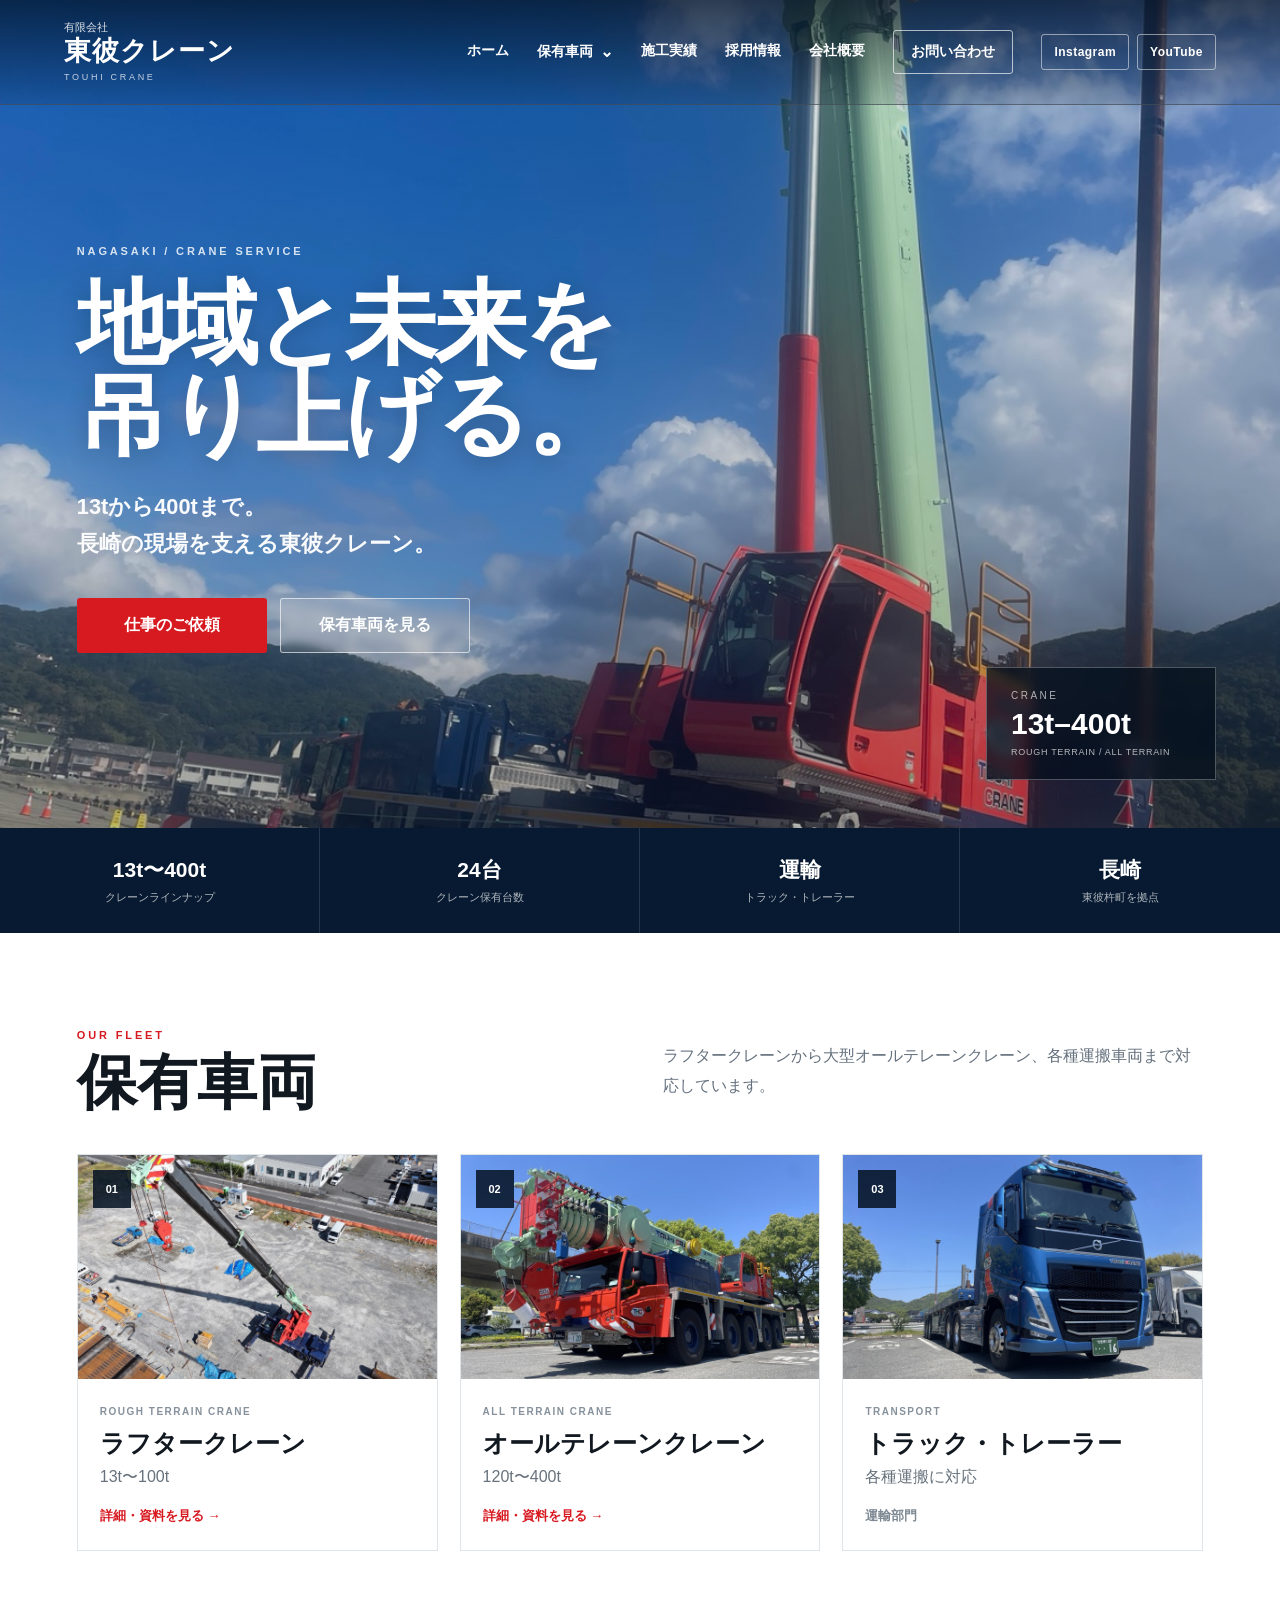
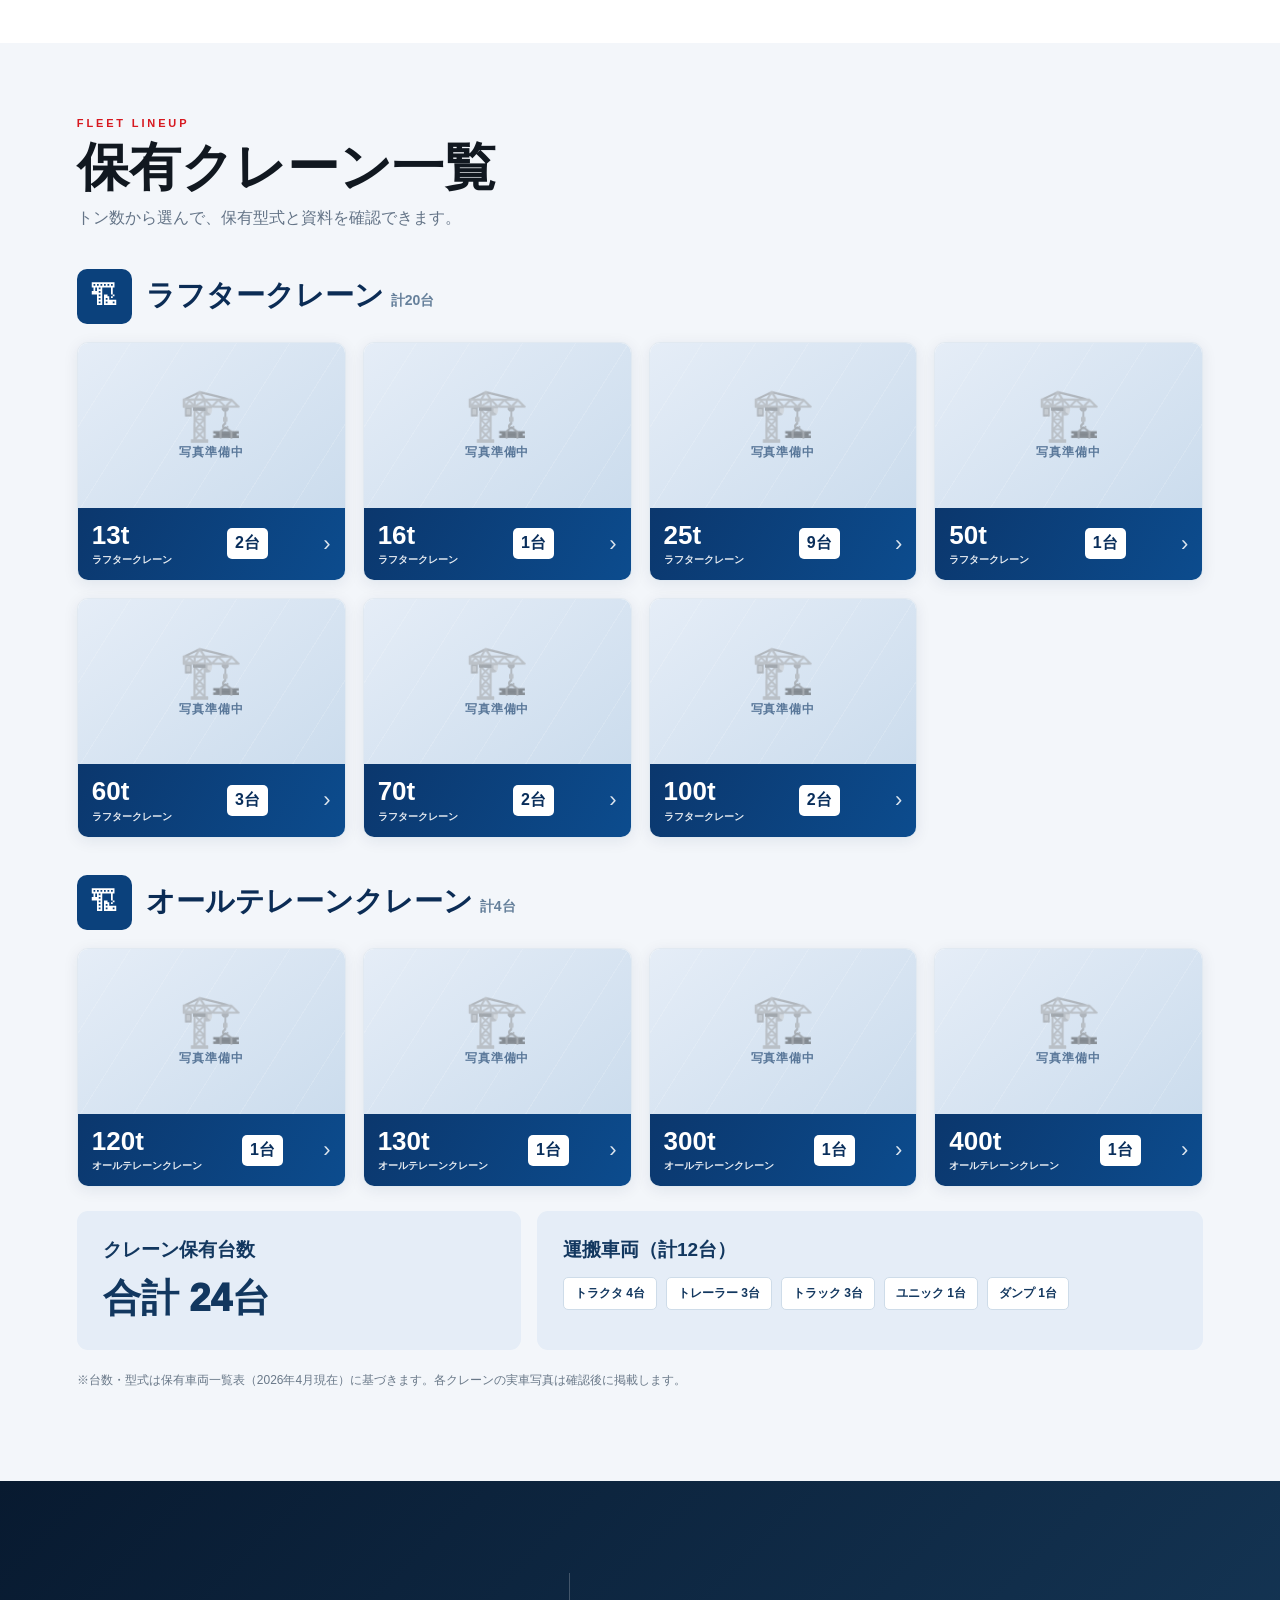
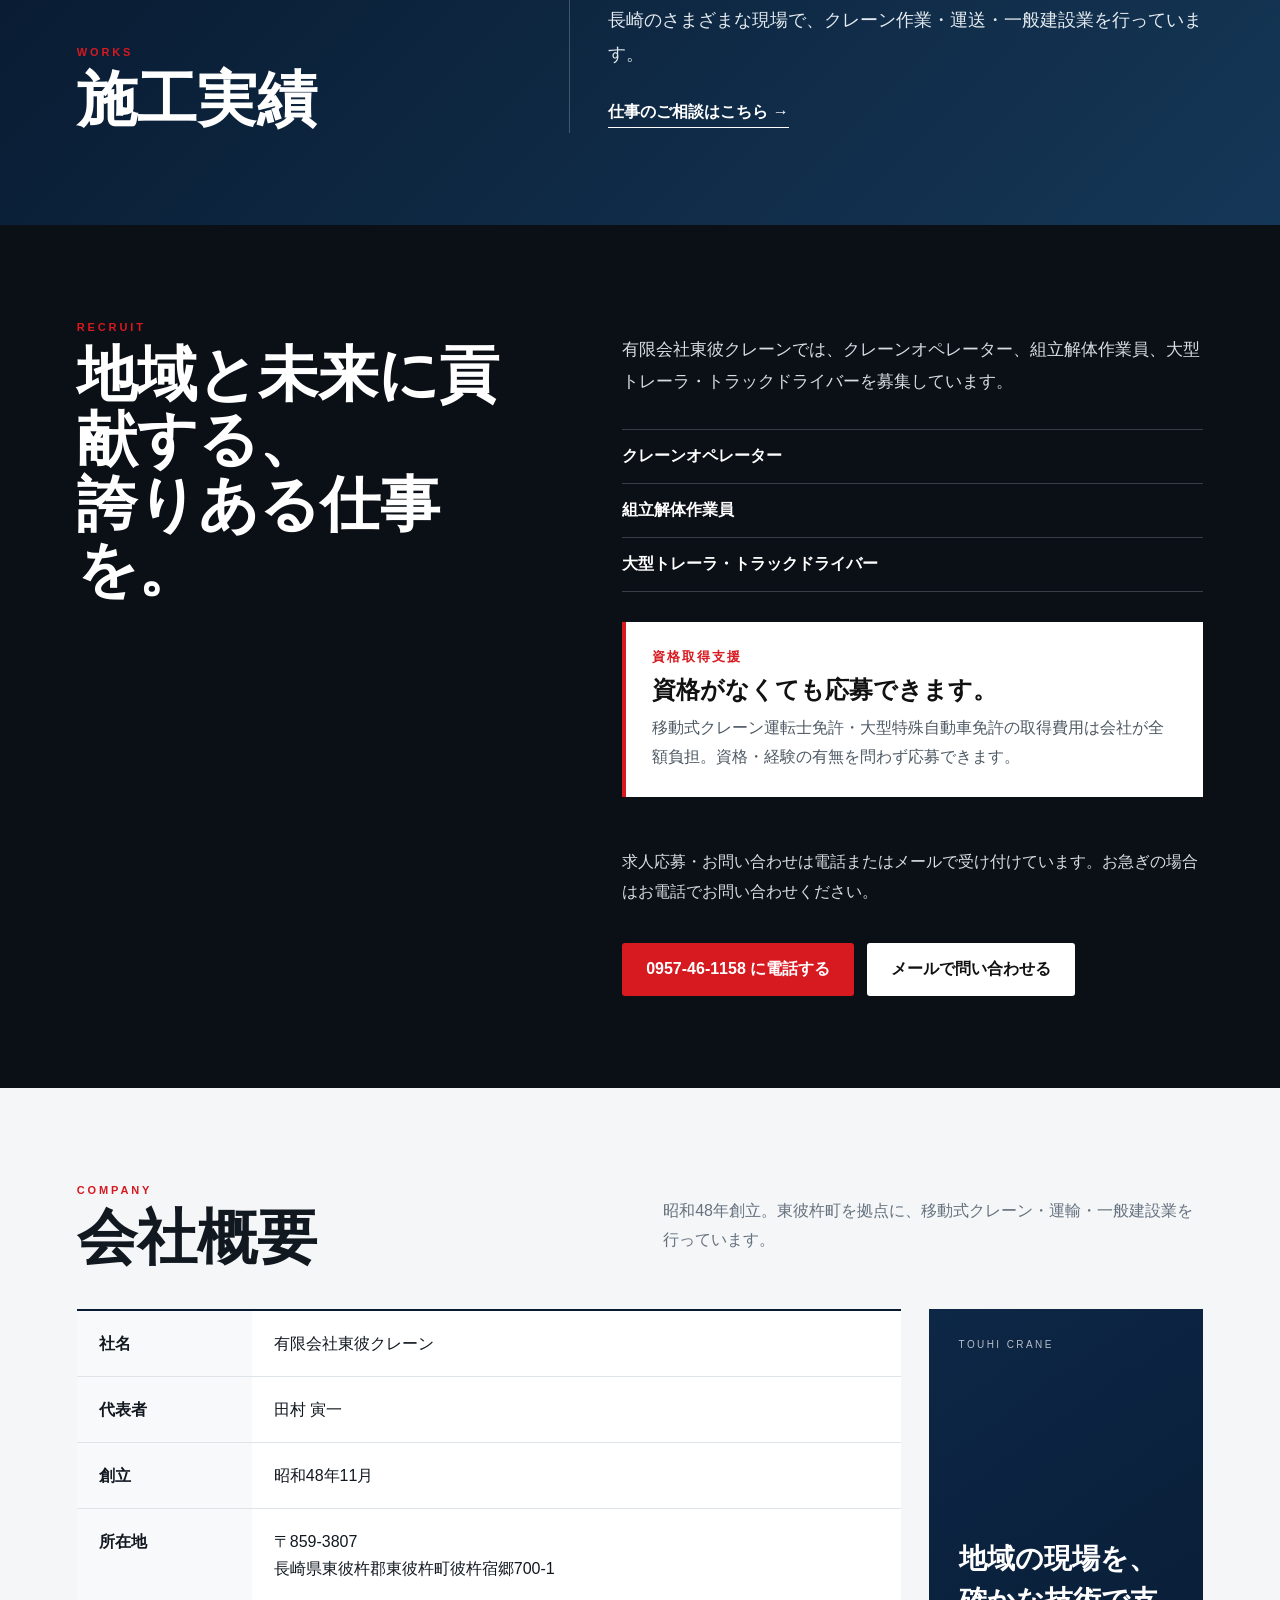
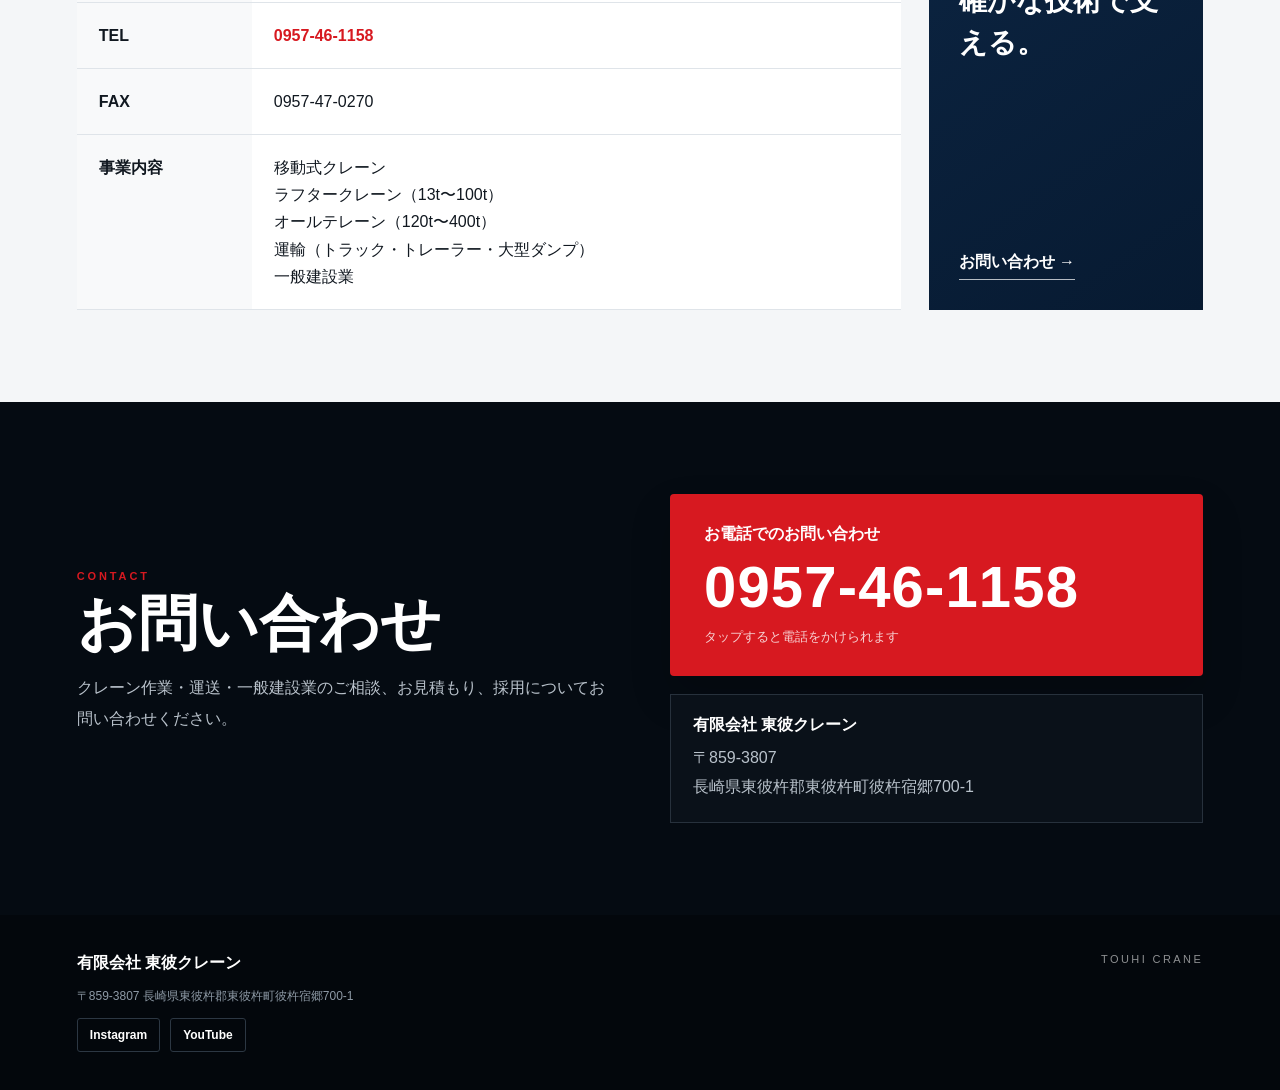
<file: new index.html>
<!doctype html>
<html lang="ja">
<head>
  <meta charset="utf-8">
  <meta name="viewport" content="width=device-width,initial-scale=1">
  <meta name="description" content="有限会社東彼クレーン。長崎県東彼杵町を拠点に、移動式クレーン・運輸・一般建設業を行っています。">
  <title>有限会社 東彼クレーン</title>
  <link rel="stylesheet" href="styles.css">
  <style>
    .social-links{display:flex;align-items:center;gap:8px}
    .social-link{display:inline-flex;align-items:center;justify-content:center;padding:10px 12px;border:1px solid rgba(255,255,255,.5);border-radius:3px;font-size:12px;font-weight:900;letter-spacing:.04em}
    .social-link:hover{background:#fff;color:#071a31}
    .footer-social{display:flex;gap:10px;flex-wrap:wrap;margin-top:12px}
    .footer-social a{display:inline-flex;padding:9px 12px;border:1px solid #2c3743;border-radius:3px;font-size:12px;font-weight:800;color:#fff}
    .footer-social a:hover{border-color:#fff}
    .mobile-social{display:none}
    @media(max-width:1050px){.social-links{display:none}}
    @media(max-width:900px){
      .mobile-social{display:flex;gap:10px;margin-top:18px}
      .mobile-social a{flex:1;text-align:center;padding:13px 10px;border:1px solid #2c3743;border-radius:3px;font-size:13px;font-weight:900}
      .footer-social{display:none}
    }

.fleet-counts{background:#f4f6f8;padding-top:76px;padding-bottom:80px}
.fleet-counts .fleet-description{max-width:850px;color:#65717e;line-height:1.8;margin-bottom:28px}
.fleet-summary{display:grid;grid-template-columns:repeat(2,minmax(0,1fr));gap:24px}
.fleet-summary-group{background:#fff;border:1px solid #dfe4e9;border-top:4px solid #d71920;padding:26px}
.fleet-summary-group h3{margin:0 0 18px;font-size:21px}
.fleet-summary-group h3 span{float:right;color:#d71920;font-size:16px}
.fleet-summary-group a{display:flex;justify-content:space-between;align-items:center;gap:12px;border-top:1px solid #e5e9ed;padding:12px 2px;font-weight:750}
.fleet-summary-group a:hover{color:#d71920}
.fleet-summary-group a strong{white-space:nowrap;font-size:17px}
.fleet-summary-group .go-details{margin-top:12px;padding-top:16px;color:#d71920}
.fleet-footnote{font-size:12px;color:#65717e;margin-top:18px}
@media(max-width:900px){.fleet-counts{padding-top:62px;padding-bottom:62px}.fleet-summary{grid-template-columns:1fr;gap:16px}.fleet-summary-group{padding:20px}.fleet-summary-group h3{font-size:19px}}

/* 車両写真カード：各トン数の実車写真を追加するまでプレースホルダー */
.photo-fleet{background:#f3f6fa;padding-top:70px;padding-bottom:78px}
.photo-fleet-header{display:flex;align-items:flex-end;justify-content:space-between;gap:20px;margin-bottom:28px}
.photo-fleet-header h2{margin:8px 0 8px;font-size:clamp(32px,4.2vw,52px)}
.photo-fleet-header p{color:#647487;line-height:1.75;margin:0}
.photo-group{margin-top:37px}
.photo-group-heading{display:flex;align-items:center;gap:14px;margin:0 0 18px;color:#0b2c55}
.photo-group-symbol{display:grid;place-items:center;width:55px;height:55px;background:#0b417c;color:#fff;border-radius:10px;font-size:28px}
.photo-group-heading h3{font-size:clamp(22px,2.5vw,29px);margin:0}
.photo-group-heading small{color:#66809b;margin-left:7px;font-size:14px}
.photo-card-grid{display:grid;grid-template-columns:repeat(4,minmax(0,1fr));gap:17px}
.photo-machine{display:block;overflow:hidden;border-radius:11px;background:#fff;box-shadow:0 3px 15px rgba(6,37,74,.08);border:1px solid #e1e9f1;transition:transform .2s,box-shadow .2s}
.photo-machine:hover{transform:translateY(-4px);box-shadow:0 13px 29px rgba(6,37,74,.16)}
.photo-machine-visual{height:165px;display:flex;align-items:center;justify-content:center;flex-direction:column;gap:4px;position:relative;color:#597799;background:linear-gradient(145deg,#e5edf7,#cbdced);overflow:hidden}
.photo-machine-visual:before{content:'';position:absolute;inset:0;background:repeating-linear-gradient(122deg,transparent 0 44px,rgba(255,255,255,.15) 44px 45px)}
.photo-machine-visual .crane-symbol{position:relative;font-size:51px;line-height:1;filter:grayscale(1);opacity:.5}
.photo-machine-visual .waiting{position:relative;font-size:12px;font-weight:800;letter-spacing:.08em}
.photo-machine-visual img{position:absolute;inset:0;width:100%;height:100%;object-fit:cover;display:block}
.photo-machine-label{background:linear-gradient(120deg,#0b376d,#0c4c8e);display:flex;align-items:center;justify-content:space-between;gap:8px;padding:13px 14px;color:#fff;min-height:66px}
.photo-machine-label strong{display:block;font-size:26px;line-height:1.1}
.photo-machine-label small{display:block;font-size:10px;font-weight:800;opacity:.9;margin-top:4px}
.photo-machine-label .count{display:inline-flex;align-items:center;white-space:nowrap;padding:5px 8px;background:#fff;color:#092e5b;border-radius:5px;font-size:16px;font-weight:900}
.photo-machine-label .arrow{font-size:22px;opacity:.85}
.photo-fleet-bottom{margin-top:24px;display:grid;grid-template-columns:1fr 1.5fr;gap:16px}
.photo-fleet-stat{background:#e5edf7;border-radius:11px;padding:26px;min-height:136px;color:#12375f}
.photo-fleet-stat .stat-title{display:block;font-weight:900;font-size:19px}
.photo-fleet-stat .stat-total{display:block;font-size:38px;font-weight:950;margin:10px 0 0}
.photo-fleet-tags{display:flex;gap:9px;flex-wrap:wrap;margin-top:14px}
.photo-fleet-tags span{border:1px solid #cedce9;background:#fff;border-radius:5px;padding:7px 11px;font-weight:800;font-size:12px}
.photo-fleet-note{color:#697888;font-size:12px;line-height:1.7;margin-top:20px}
@media(max-width:1050px){.photo-card-grid{grid-template-columns:repeat(3,minmax(0,1fr))}}
@media(max-width:700px){.photo-fleet{padding-top:54px;padding-bottom:54px}.photo-fleet-header{display:block}.photo-group-heading h3{font-size:20px}.photo-group-symbol{width:42px;height:42px;font-size:22px}.photo-card-grid{grid-template-columns:repeat(2,minmax(0,1fr));gap:11px}.photo-machine-visual{height:122px}.photo-machine-label{padding:11px 10px;min-height:62px}.photo-machine-label strong{font-size:23px}.photo-machine-label small{font-size:9px}.photo-machine-label .count{font-size:13px;padding:5px}.photo-machine-label .arrow{display:none}.photo-fleet-bottom{grid-template-columns:1fr}.photo-fleet-stat{min-height:0;padding:22px}}

  </style>
</head>
<body>

<header class="site-header">
  <a class="brand" href="#top">
    <span class="brand-small">有限会社</span>
    <span class="brand-main">東彼クレーン</span>
    <span class="brand-en">TOUHI CRANE</span>
  </a>

  <nav class="nav" aria-label="メインナビゲーション">
    <a class="nav-link" href="#top">ホーム</a>

    <details class="vehicle-dropdown">
      <summary>保有車両 <span>⌄</span></summary>
      <div class="vehicle-menu">
        <a href="rafter.html">
          <strong>ラフタークレーン</strong>
          <small>能力表・CAD・寸法図・カタログ</small>
        </a>
        <a href="allterrain.html">
          <strong>オールテレーンクレーン</strong>
          <small>能力表・CAD・寸法図・カタログ</small>
        </a>
      </div>
    </details>

    <a class="nav-link" href="#works">施工実績</a>
    <a class="nav-link" href="#recruit">採用情報</a>
    <a class="nav-link" href="#about">会社概要</a>
    <a class="nav-contact" href="#contact">お問い合わせ</a>

    <div class="social-links" aria-label="SNS">
      <a class="social-link" href="https://www.instagram.com/touhi_130nl" target="_blank" rel="noopener noreferrer">Instagram</a>
      <a class="social-link" href="https://youtube.com/@nagasaki_crane" target="_blank" rel="noopener noreferrer">YouTube</a>
    </div>
  </nav>
</header>

<main>
  <section id="top" class="hero">
    <video autoplay muted loop playsinline
  poster="hero.jpg"
  style="position:absolute;inset:0;width:100%;height:100%;object-fit:cover;">
  <source src="touhi-hero-light.mov" type="video/quicktime">
</video>
    <div class="hero-overlay"></div>
    <div class="hero-content">
      <p class="eyebrow">NAGASAKI / CRANE SERVICE</p>
      <h1>地域と未来を<br>吊り上げる。</h1>
      <p class="hero-copy">13tから400tまで。<br>長崎の現場を支える東彼クレーン。</p>
      <div class="hero-actions">
        <a class="button primary" href="tel:0957461158">仕事のご依頼</a>
        <a class="button ghost" href="#vehicles">保有車両を見る</a>
      </div>
    </div>

    <div class="hero-badge">
      <span>CRANE</span>
      <strong>13t–400t</strong>
      <small>ROUGH TERRAIN / ALL TERRAIN</small>
    </div>
  </section>

  <section class="strengths" aria-label="東彼クレーンの特徴">
    <div><strong>13t〜400t</strong><span>クレーンラインナップ</span></div>
    <div><strong>24台</strong><span>クレーン保有台数</span></div>
    <div><strong>運輸</strong><span>トラック・トレーラー</span></div>
    <div><strong>長崎</strong><span>東彼杵町を拠点</span></div>
  </section>

  <section id="vehicles" class="section vehicles-section">
    <div class="section-heading">
      <div><span class="section-en">OUR FLEET</span><h2>保有車両</h2></div>
      <p>ラフタークレーンから大型オールテレーンクレーン、各種運搬車両まで対応しています。</p>
    </div>

    <div class="card-grid three">
      <a class="vehicle-card" href="rafter.html">
        <div class="vehicle-media"><img src="rafter.jpg" alt="東彼クレーンのラフタークレーン"><span class="vehicle-number">01</span></div>
        <div class="vehicle-card-body"><span>ROUGH TERRAIN CRANE</span><h3>ラフタークレーン</h3><p>13t〜100t</p><strong>詳細・資料を見る →</strong></div>
      </a>

      <a class="vehicle-card" href="allterrain.html">
        <div class="vehicle-media"><img src="allterrain.jpg" alt="東彼クレーンのオールテレーンクレーン"><span class="vehicle-number">02</span></div>
        <div class="vehicle-card-body"><span>ALL TERRAIN CRANE</span><h3>オールテレーンクレーン</h3><p>120t〜400t</p><strong>詳細・資料を見る →</strong></div>
      </a>

      <article class="vehicle-card vehicle-card-static">
        <div class="vehicle-media"><img src="truck.jpg" alt="東彼クレーンのトラック・トレーラー"><span class="vehicle-number">03</span></div>
        <div class="vehicle-card-body"><span>TRANSPORT</span><h3>トラック・トレーラー</h3><p>各種運搬に対応</p><strong>運輸部門</strong></div>
      </article>
    </div>
  </section>


  <section id="fleet-counts" class="section photo-fleet"><div class="photo-fleet-header"><div><span class="section-en">FLEET LINEUP</span><h2>保有クレーン一覧</h2><p>トン数から選んで、保有型式と資料を確認できます。</p></div></div>
<div class="photo-group"><div class="photo-group-heading"><span class="photo-group-symbol" aria-hidden="true">🏗</span><h3>ラフタークレーン<small>計20台</small></h3></div><div class="photo-card-grid"><a class="photo-machine" href="rafter.html#ton-13" aria-label="13t ラフタークレーン 2台・詳細を見る"><div class="photo-machine-visual"><span class="crane-symbol" aria-hidden="true">🏗️</span><span class="waiting">写真準備中</span><img src="13t-crane.jpg" alt="13t クレーンの実車写真" loading="lazy" decoding="async" style="display:none" onload="this.style.display='block'" onerror="this.remove()"></div><div class="photo-machine-label"><span><strong>13t</strong><small>ラフタークレーン</small></span><span class="count">2台</span><span class="arrow" aria-hidden="true">›</span></div></a>
<a class="photo-machine" href="rafter.html#ton-16" aria-label="16t ラフタークレーン 1台・詳細を見る"><div class="photo-machine-visual"><span class="crane-symbol" aria-hidden="true">🏗️</span><span class="waiting">写真準備中</span><img src="16t-crane.jpg" alt="16t クレーンの実車写真" loading="lazy" decoding="async" style="display:none" onload="this.style.display='block'" onerror="this.remove()"></div><div class="photo-machine-label"><span><strong>16t</strong><small>ラフタークレーン</small></span><span class="count">1台</span><span class="arrow" aria-hidden="true">›</span></div></a>
<a class="photo-machine" href="rafter.html#ton-25" aria-label="25t ラフタークレーン 9台・詳細を見る"><div class="photo-machine-visual"><span class="crane-symbol" aria-hidden="true">🏗️</span><span class="waiting">写真準備中</span><img src="25t-crane.jpg" alt="25t クレーンの実車写真" loading="lazy" decoding="async" style="display:none" onload="this.style.display='block'" onerror="this.remove()"></div><div class="photo-machine-label"><span><strong>25t</strong><small>ラフタークレーン</small></span><span class="count">9台</span><span class="arrow" aria-hidden="true">›</span></div></a>
<a class="photo-machine" href="rafter.html#ton-50" aria-label="50t ラフタークレーン 1台・詳細を見る"><div class="photo-machine-visual"><span class="crane-symbol" aria-hidden="true">🏗️</span><span class="waiting">写真準備中</span><img src="50t-crane.jpg" alt="50t クレーンの実車写真" loading="lazy" decoding="async" style="display:none" onload="this.style.display='block'" onerror="this.remove()"></div><div class="photo-machine-label"><span><strong>50t</strong><small>ラフタークレーン</small></span><span class="count">1台</span><span class="arrow" aria-hidden="true">›</span></div></a>
<a class="photo-machine" href="rafter.html#ton-60" aria-label="60t ラフタークレーン 3台・詳細を見る"><div class="photo-machine-visual"><span class="crane-symbol" aria-hidden="true">🏗️</span><span class="waiting">写真準備中</span><img src="60t-crane.jpg" alt="60t クレーンの実車写真" loading="lazy" decoding="async" style="display:none" onload="this.style.display='block'" onerror="this.remove()"></div><div class="photo-machine-label"><span><strong>60t</strong><small>ラフタークレーン</small></span><span class="count">3台</span><span class="arrow" aria-hidden="true">›</span></div></a>
<a class="photo-machine" href="rafter.html#ton-70" aria-label="70t ラフタークレーン 2台・詳細を見る"><div class="photo-machine-visual"><span class="crane-symbol" aria-hidden="true">🏗️</span><span class="waiting">写真準備中</span><img src="70t-crane.jpg" alt="70t クレーンの実車写真" loading="lazy" decoding="async" style="display:none" onload="this.style.display='block'" onerror="this.remove()"></div><div class="photo-machine-label"><span><strong>70t</strong><small>ラフタークレーン</small></span><span class="count">2台</span><span class="arrow" aria-hidden="true">›</span></div></a>
<a class="photo-machine" href="rafter.html#ton-100" aria-label="100t ラフタークレーン 2台・詳細を見る"><div class="photo-machine-visual"><span class="crane-symbol" aria-hidden="true">🏗️</span><span class="waiting">写真準備中</span><img src="100t-crane.jpg" alt="100t クレーンの実車写真" loading="lazy" decoding="async" style="display:none" onload="this.style.display='block'" onerror="this.remove()"></div><div class="photo-machine-label"><span><strong>100t</strong><small>ラフタークレーン</small></span><span class="count">2台</span><span class="arrow" aria-hidden="true">›</span></div></a></div></div>
<div class="photo-group"><div class="photo-group-heading"><span class="photo-group-symbol" aria-hidden="true">🏗</span><h3>オールテレーンクレーン<small>計4台</small></h3></div><div class="photo-card-grid"><a class="photo-machine" href="allterrain.html#ton-120" aria-label="120t オールテレーンクレーン 1台・詳細を見る"><div class="photo-machine-visual"><span class="crane-symbol" aria-hidden="true">🏗️</span><span class="waiting">写真準備中</span><img src="120t-crane.jpg" alt="120t クレーンの実車写真" loading="lazy" decoding="async" style="display:none" onload="this.style.display='block'" onerror="this.remove()"></div><div class="photo-machine-label"><span><strong>120t</strong><small>オールテレーンクレーン</small></span><span class="count">1台</span><span class="arrow" aria-hidden="true">›</span></div></a>
<a class="photo-machine" href="allterrain.html#ton-130" aria-label="130t オールテレーンクレーン 1台・詳細を見る"><div class="photo-machine-visual"><span class="crane-symbol" aria-hidden="true">🏗️</span><span class="waiting">写真準備中</span><img src="130t-crane.jpg" alt="130t クレーンの実車写真" loading="lazy" decoding="async" style="display:none" onload="this.style.display='block'" onerror="this.remove()"></div><div class="photo-machine-label"><span><strong>130t</strong><small>オールテレーンクレーン</small></span><span class="count">1台</span><span class="arrow" aria-hidden="true">›</span></div></a>
<a class="photo-machine" href="allterrain.html#ton-300" aria-label="300t オールテレーンクレーン 1台・詳細を見る"><div class="photo-machine-visual"><span class="crane-symbol" aria-hidden="true">🏗️</span><span class="waiting">写真準備中</span><img src="300t-crane.jpg" alt="300t クレーンの実車写真" loading="lazy" decoding="async" style="display:none" onload="this.style.display='block'" onerror="this.remove()"></div><div class="photo-machine-label"><span><strong>300t</strong><small>オールテレーンクレーン</small></span><span class="count">1台</span><span class="arrow" aria-hidden="true">›</span></div></a>
<a class="photo-machine" href="allterrain.html#ton-400" aria-label="400t オールテレーンクレーン 1台・詳細を見る"><div class="photo-machine-visual"><span class="crane-symbol" aria-hidden="true">🏗️</span><span class="waiting">写真準備中</span><img src="400t-crane.jpg" alt="400t クレーンの実車写真" loading="lazy" decoding="async" style="display:none" onload="this.style.display='block'" onerror="this.remove()"></div><div class="photo-machine-label"><span><strong>400t</strong><small>オールテレーンクレーン</small></span><span class="count">1台</span><span class="arrow" aria-hidden="true">›</span></div></a></div></div>
<div class="photo-fleet-bottom"><div class="photo-fleet-stat"><span class="stat-title">クレーン保有台数</span><strong class="stat-total">合計 24台</strong></div><div class="photo-fleet-stat"><span class="stat-title">運搬車両（計12台）</span><div class="photo-fleet-tags"><span>トラクタ 4台</span><span>トレーラー 3台</span><span>トラック 3台</span><span>ユニック 1台</span><span>ダンプ 1台</span></div></div></div>
<p class="photo-fleet-note">※台数・型式は保有車両一覧表（2026年4月現在）に基づきます。各クレーンの実車写真は確認後に掲載します。</p>
</section>

  <section id="works" class="section works-section">
    <div class="works-inner">
      <div><span class="section-en">WORKS</span><h2>施工実績</h2></div>
      <div class="works-copy">
        <p>長崎のさまざまな現場で、クレーン作業・運送・一般建設業を行っています。</p>
        <a href="#contact">仕事のご相談はこちら →</a>
      </div>
    </div>
  </section>

  <section id="recruit" class="section recruit">
    <div class="recruit-grid-main">
      <div><span class="section-en">RECRUIT</span><h2>地域と未来に貢献する、<br>誇りある仕事を。</h2></div>
      <div class="recruit-copy">
        <p>有限会社東彼クレーンでは、クレーンオペレーター、組立解体作業員、大型トレーラ・トラックドライバーを募集しています。</p>

        <div class="recruit-jobs">
          <span>クレーンオペレーター</span>
          <span>組立解体作業員</span>
          <span>大型トレーラ・トラックドライバー</span>
        </div>

        <div class="license-box">
          <small>資格取得支援</small>
          <strong>資格がなくても応募できます。</strong>
          <p>移動式クレーン運転士免許・大型特殊自動車免許の取得費用は会社が全額負担。資格・経験の有無を問わず応募できます。</p>
        </div>

        <div class="recruit-contact">
          <p>求人応募・お問い合わせは電話またはメールで受け付けています。お急ぎの場合はお電話でお問い合わせください。</p>
          <div class="hero-actions">
            <a class="button primary" href="tel:0957461158">0957-46-1158 に電話する</a>
            <a class="button recruit-mail" href="https://www.touhi-crane.com/contact">メールで問い合わせる</a>
          </div>
        </div>
      </div>
    </div>
  </section>

  <section id="about" class="section about-section">
    <div class="section-heading">
      <div><span class="section-en">COMPANY</span><h2>会社概要</h2></div>
      <p>昭和48年創立。東彼杵町を拠点に、移動式クレーン・運輸・一般建設業を行っています。</p>
    </div>

    <div class="company-layout">
      <dl class="company-table">
        <div><dt>社名</dt><dd>有限会社東彼クレーン</dd></div>
        <div><dt>代表者</dt><dd>田村 寅一</dd></div>
        <div><dt>創立</dt><dd>昭和48年11月</dd></div>
        <div><dt>所在地</dt><dd>〒859-3807<br>長崎県東彼杵郡東彼杵町彼杵宿郷700-1</dd></div>
        <div><dt>TEL</dt><dd><a href="tel:0957461158">0957-46-1158</a></dd></div>
        <div><dt>FAX</dt><dd>0957-47-0270</dd></div>
        <div><dt>事業内容</dt><dd>移動式クレーン<br>ラフタークレーン（13t〜100t）<br>オールテレーン（120t〜400t）<br>運輸（トラック・トレーラー・大型ダンプ）<br>一般建設業</dd></div>
      </dl>

      <aside class="company-panel">
        <span>TOUHI CRANE</span>
        <strong>地域の現場を、<br>確かな技術で支える。</strong>
        <a href="#contact">お問い合わせ →</a>
      </aside>
    </div>
  </section>

  <section id="contact" class="section contact-section">
    <div class="contact-inner">
      <div>
        <span class="section-en">CONTACT</span>
        <h2>お問い合わせ</h2>
        <p>クレーン作業・運送・一般建設業のご相談、お見積もり、採用についてお問い合わせください。</p>

        <div class="mobile-social" aria-label="SNS">
          <a href="https://www.instagram.com/touhi_130nl" target="_blank" rel="noopener noreferrer">Instagram</a>
          <a href="https://youtube.com/@nagasaki_crane" target="_blank" rel="noopener noreferrer">YouTube</a>
        </div>
      </div>

      <div>
        <a class="phone-card" href="tel:0957461158">
          <span>お電話でのお問い合わせ</span>
          <strong>0957-46-1158</strong>
          <small>タップすると電話をかけられます</small>
        </a>

        <div class="contact-address">
          <strong>有限会社 東彼クレーン</strong>
          <p>〒859-3807<br>長崎県東彼杵郡東彼杵町彼杵宿郷700-1</p>
        </div>
      </div>
    </div>
  </section>
</main>

<footer class="footer">
  <div>
    <strong>有限会社 東彼クレーン</strong>
    <p>〒859-3807 長崎県東彼杵郡東彼杵町彼杵宿郷700-1</p>

    <div class="footer-social" aria-label="SNS">
      <a href="https://www.instagram.com/touhi_130nl" target="_blank" rel="noopener noreferrer">Instagram</a>
      <a href="https://youtube.com/@nagasaki_crane" target="_blank" rel="noopener noreferrer">YouTube</a>
    </div>
  </div>

  <span>TOUHI CRANE</span>
</footer>

</body>
</html>
</file>
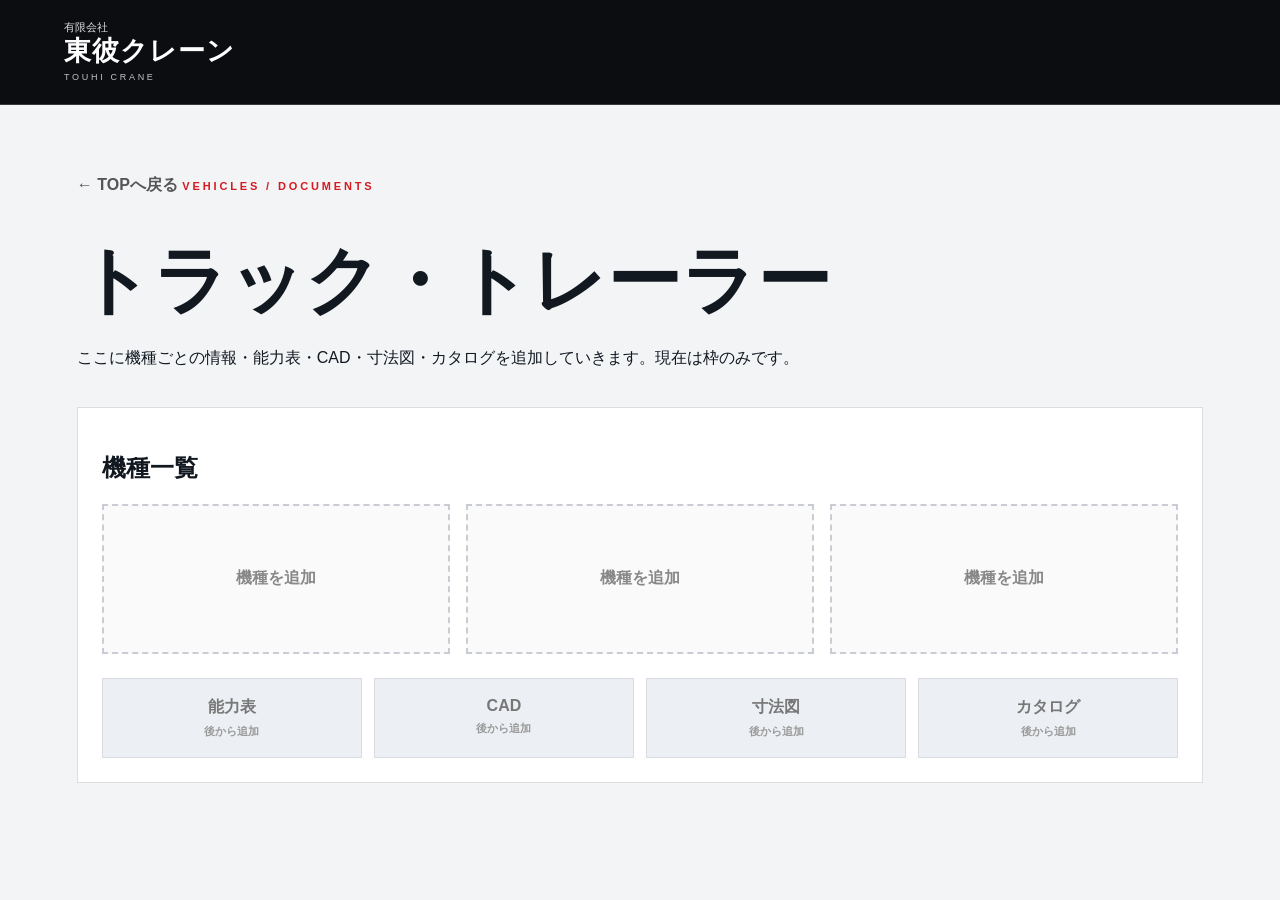
<file: transport.html>
<!doctype html>
<html lang="ja">
<head><meta charset="utf-8"><meta name="viewport" content="width=device-width,initial-scale=1"><title>トラック・トレーラー｜有限会社 東彼クレーン</title><link rel="stylesheet" href="styles.css"></head>
<body class="subpage-body">
<header class="site-header subpage-header"><a class="brand" href="index.html"><span class="brand-small">有限会社</span><span class="brand-main">東彼クレーン</span><span class="brand-en">TOUHI CRANE</span></a></header>
<main class="subpage-main">
<a class="back-link" href="index.html">← TOPへ戻る</a>
<span class="section-en">VEHICLES / DOCUMENTS</span>
<h1 class="machine-title">トラック・トレーラー</h1>
<p>ここに機種ごとの情報・能力表・CAD・寸法図・カタログを追加していきます。現在は枠のみです。</p>
<section class="machine-empty">
<h2>機種一覧</h2>
<div class="machine-slot-grid"><div class="machine-slot">機種を追加</div><div class="machine-slot">機種を追加</div><div class="machine-slot">機種を追加</div></div>
<div class="resource-shell"><div>能力表<small>後から追加</small></div><div>CAD<small>後から追加</small></div><div>寸法図<small>後から追加</small></div><div>カタログ<small>後から追加</small></div></div>
</section></main></body></html>
</file>
<file: styles.css>
:root{
  --red:#d71920;
  --navy:#071a31;
  --navy2:#0d2746;
  --ink:#111820;
  --muted:#65717e;
  --line:#dfe4e9;
  --light:#f4f6f8;
  --white:#fff;
}
*{box-sizing:border-box}
html{scroll-behavior:smooth}
body{
  margin:0;
  font-family:-apple-system,BlinkMacSystemFont,"Hiragino Kaku Gothic ProN","Yu Gothic",Meiryo,sans-serif;
  color:var(--ink);
  background:#fff;
}
a{text-decoration:none;color:inherit}
img{max-width:100%}

.site-header{
  position:absolute;
  z-index:50;
  top:0;left:0;right:0;
  display:flex;
  align-items:center;
  justify-content:space-between;
  padding:22px 5vw;
  color:#fff;
  border-bottom:1px solid rgba(255,255,255,.18);
  background:linear-gradient(180deg,rgba(3,14,28,.68),rgba(3,14,28,.12));
}
.brand{display:flex;flex-direction:column;line-height:1}
.brand-small{font-size:11px;opacity:.85;margin-bottom:5px}
.brand-main{font-size:27px;font-weight:900;letter-spacing:.04em}
.brand-en{font-size:9px;letter-spacing:.3em;margin-top:8px;opacity:.75}

.nav{display:flex;align-items:center;gap:28px;font-size:14px;font-weight:800}
.nav-link{padding:12px 0;border-bottom:2px solid transparent}
.nav-link:hover{border-bottom-color:#fff}
.nav-contact{padding:12px 17px;border:1px solid rgba(255,255,255,.65);border-radius:3px}

.vehicle-dropdown{position:relative}
.vehicle-dropdown summary{
  list-style:none;
  cursor:pointer;
  display:flex;
  align-items:center;
  gap:7px;
  padding:12px 0;
}
.vehicle-dropdown summary::-webkit-details-marker{display:none}
.vehicle-dropdown summary span{font-size:16px;line-height:1;transition:.2s}
.vehicle-dropdown[open] summary span{transform:rotate(180deg)}
.vehicle-menu{
  position:absolute;
  top:49px;
  left:-24px;
  width:290px;
  padding:8px;
  background:#fff;
  color:#111;
  border-radius:7px;
  box-shadow:0 18px 40px rgba(0,0,0,.24);
}
.vehicle-menu:before{
  content:"";
  position:absolute;
  top:-7px;
  left:42px;
  width:14px;height:14px;
  transform:rotate(45deg);
  background:#fff;
}
.vehicle-menu a{
  position:relative;
  z-index:1;
  display:block;
  padding:15px 16px;
  border-radius:5px;
}
.vehicle-menu a+a{border-top:1px solid #eee}
.vehicle-menu a:hover{background:#f3f6f8}
.vehicle-menu strong{display:block;font-size:15px}
.vehicle-menu small{display:block;margin-top:5px;color:#7b8792;font-size:11px}

.hero{
  min-height:92vh;
  position:relative;
  display:flex;
  align-items:center;
  padding:145px 6vw 86px;
  background:
    linear-gradient(90deg,rgba(3,14,28,.73) 0%,rgba(3,14,28,.46) 38%,rgba(3,14,28,.08) 78%),
    url("hero.jpg") center/cover no-repeat;
  color:#fff;
  overflow:hidden;
}
.hero-overlay{
  position:absolute;inset:0;
  background:linear-gradient(180deg,rgba(5,18,35,.1),rgba(5,18,35,.28));
}
.hero-content{position:relative;z-index:2;max-width:770px}
.eyebrow,.section-en{
  font-size:11px;
  letter-spacing:.26em;
  font-weight:900;
  color:var(--red);
}
.eyebrow{color:#fff;opacity:.82}
.hero h1{
  margin:22px 0 28px;
  font-size:clamp(58px,7.2vw,108px);
  line-height:.98;
  letter-spacing:-.035em;
  font-weight:900;
  text-shadow:0 3px 24px rgba(0,0,0,.22);
}
.hero-copy{
  font-size:clamp(18px,1.7vw,26px);
  line-height:1.7;
  font-weight:700;
  opacity:.96;
}
.hero-actions{display:flex;gap:13px;flex-wrap:wrap;margin-top:36px}
.button{
  display:inline-flex;
  align-items:center;
  justify-content:center;
  min-width:190px;
  padding:16px 24px;
  border-radius:3px;
  font-weight:900;
  transition:.18s;
}
.button:hover{transform:translateY(-2px)}
.primary{background:var(--red);color:#fff}
.ghost{border:1px solid rgba(255,255,255,.62);color:#fff;background:rgba(255,255,255,.08);backdrop-filter:blur(4px)}

.hero-badge{
  position:absolute;
  right:5vw;
  bottom:48px;
  z-index:2;
  display:flex;
  flex-direction:column;
  min-width:230px;
  padding:22px 24px;
  background:rgba(3,14,28,.72);
  border:1px solid rgba(255,255,255,.28);
  backdrop-filter:blur(6px);
}
.hero-badge span{font-size:10px;letter-spacing:.25em;opacity:.65}
.hero-badge strong{font-size:30px;margin:6px 0}
.hero-badge small{font-size:9px;letter-spacing:.08em;opacity:.68}

.strengths{
  display:grid;
  grid-template-columns:repeat(4,1fr);
  background:var(--navy);
  color:#fff;
}
.strengths div{
  padding:28px 20px;
  text-align:center;
  border-right:1px solid rgba(255,255,255,.12);
}
.strengths div:last-child{border-right:0}
.strengths strong{display:block;font-size:21px}
.strengths span{display:block;font-size:11px;opacity:.68;margin-top:6px}

.section{padding:92px 6vw}
.section-heading{
  display:flex;
  align-items:end;
  justify-content:space-between;
  gap:40px;
  margin-bottom:38px;
}
.section-heading h2,.section h2{
  margin:8px 0 0;
  font-size:clamp(38px,4.7vw,64px);
  line-height:1.08;
}
.section-heading p{
  max-width:540px;
  line-height:1.85;
  color:var(--muted);
}

.vehicles-section{background:#fff}
.card-grid{display:grid;gap:22px}
.three{grid-template-columns:repeat(3,1fr)}
.vehicle-card{
  display:block;
  background:#fff;
  border:1px solid var(--line);
  overflow:hidden;
  transition:.22s;
}
a.vehicle-card:hover{
  transform:translateY(-5px);
  box-shadow:0 18px 38px rgba(12,31,50,.12);
}
.vehicle-media{
  position:relative;
  aspect-ratio:16/10;
  overflow:hidden;
  background:#e9edf1;
}
.vehicle-media img{
  display:block;
  width:100%;height:100%;
  object-fit:cover;
  transition:.35s;
}
a.vehicle-card:hover .vehicle-media img{transform:scale(1.025)}
.vehicle-number{
  position:absolute;
  top:15px;left:15px;
  display:inline-flex;
  width:38px;height:38px;
  align-items:center;justify-content:center;
  background:rgba(5,18,35,.86);
  color:#fff;
  font-size:11px;
  font-weight:900;
}
.vehicle-card-body{padding:22px 22px 25px}
.vehicle-card-body>span{
  font-size:10px;
  letter-spacing:.15em;
  color:#86919c;
  font-weight:800;
}
.vehicle-card-body h3{font-size:25px;margin:8px 0 7px}
.vehicle-card-body p{margin:0 0 18px;color:#67727c}
.vehicle-card-body strong{font-size:13px;color:var(--red)}
.vehicle-card-static .vehicle-card-body strong{color:#7e8993}

.works-section{
  background:linear-gradient(135deg,#081a30,#153757);
  color:#fff;
}
.works-inner{
  display:grid;
  grid-template-columns:.8fr 1.2fr;
  align-items:end;
  gap:70px;
}
.works-copy{
  padding:12px 0 5px 38px;
  border-left:1px solid rgba(255,255,255,.22);
}
.works-copy p{font-size:18px;line-height:1.9;color:#e4ebf0}
.works-copy a{display:inline-block;margin-top:13px;padding-bottom:4px;border-bottom:1px solid #fff;font-weight:800}

.recruit{
  background:#0b1017;
  color:#fff;
}
.recruit-grid-main{
  display:grid;
  grid-template-columns:.9fr 1.1fr;
  gap:70px;
}
.recruit-copy>p{font-size:17px;line-height:1.9;color:#d8dde3}
.recruit-jobs{
  display:grid;
  grid-template-columns:1fr;
  gap:0;
  margin:30px 0;
  border-top:1px solid #353d47;
}
.recruit-jobs span{
  padding:16px 0;
  border-bottom:1px solid #353d47;
  font-weight:800;
}
.license-box{
  margin-top:28px;
  padding:26px;
  background:#fff;
  color:#111;
  border-left:4px solid var(--red);
}
.license-box small{
  display:block;
  color:var(--red);
  font-weight:900;
  letter-spacing:.14em;
  margin-bottom:8px;
}
.license-box strong{display:block;font-size:24px;margin-bottom:8px}
.license-box p{margin:0;color:#4d5964;line-height:1.8}

.about-section{background:var(--light)}
.company-layout{
  display:grid;
  grid-template-columns:1.5fr .5fr;
  gap:28px;
}
.company-table{
  margin:0;
  background:#fff;
  border-top:2px solid var(--navy);
}
.company-table div{
  display:grid;
  grid-template-columns:175px 1fr;
  border-bottom:1px solid var(--line);
}
.company-table dt,.company-table dd{
  margin:0;
  padding:19px 22px;
  line-height:1.7;
}
.company-table dt{
  background:#f8f9fa;
  font-weight:900;
}
.company-table a{color:var(--red);font-weight:900}
.company-panel{
  display:flex;
  flex-direction:column;
  justify-content:space-between;
  min-height:100%;
  padding:30px;
  color:#fff;
  background:linear-gradient(145deg,var(--navy2),var(--navy));
}
.company-panel span{font-size:10px;letter-spacing:.24em;opacity:.7}
.company-panel strong{font-size:28px;line-height:1.5}
.company-panel a{font-weight:900;border-bottom:1px solid rgba(255,255,255,.7);padding-bottom:6px;align-self:flex-start}

.contact-section{
  background:#050b12;
  color:#fff;
}
.contact-inner{
  display:grid;
  grid-template-columns:1fr 1fr;
  align-items:center;
  gap:60px;
  max-width:1200px;
  margin:0 auto;
}
.contact-inner p{color:#b9c2cb;line-height:1.9}
.phone-card{
  display:flex;
  flex-direction:column;
  gap:8px;
  padding:30px 34px;
  background:var(--red);
  border-radius:4px;
  box-shadow:0 20px 40px rgba(0,0,0,.18);
}
.phone-card span{font-weight:800}
.phone-card strong{font-size:clamp(34px,4.8vw,58px);letter-spacing:.02em}
.phone-card small{opacity:.8}

.footer{
  display:flex;
  justify-content:space-between;
  gap:25px;
  padding:38px 6vw;
  background:#03070c;
  color:#fff;
}
.footer p{font-size:12px;color:#8e9aa6;line-height:1.7}
.footer>span{font-size:11px;letter-spacing:.22em;opacity:.55}

/* 既存の車両資料ページ */
.subpage-body{background:#f3f4f6}
.subpage-header{position:relative;background:#0b0d10}
.subpage-main{padding:70px 6vw 90px}
.back-link{display:inline-block;margin-bottom:28px;font-weight:800;color:#555}
.machine-title{font-size:clamp(38px,7vw,74px);margin:8px 0 12px}
.machine-intro{color:#666;line-height:1.8;max-width:720px}
.machine-empty{margin-top:38px;padding:24px;background:#fff;border:1px solid #ddd}
.machine-slot-grid{display:grid;grid-template-columns:repeat(3,1fr);gap:16px;margin-top:18px}
.machine-slot{min-height:150px;border:2px dashed #c9cdd3;display:flex;align-items:center;justify-content:center;text-align:center;background:#fafafa;color:#888;font-weight:800}
.resource-shell{margin-top:24px;display:grid;grid-template-columns:repeat(4,1fr);gap:12px}
.resource-shell div{padding:18px;background:#eceff3;border:1px solid #d9dde2;text-align:center;font-weight:800;color:#777}
.resource-shell small{display:block;font-size:11px;font-weight:600;margin-top:6px;color:#999}

@media(max-width:1050px){
  .nav{gap:17px;font-size:13px}
  .hero-badge{display:none}
  .company-layout{grid-template-columns:1fr}
  .company-panel{min-height:260px}
}

@media(max-width:900px){
  .site-header{padding:18px 20px}
  .brand-main{font-size:23px}
  .brand-small{font-size:10px}
  .nav-link,.nav-contact{display:none}
  .vehicle-dropdown summary{
    padding:10px 12px;
    background:rgba(0,0,0,.38);
    border:1px solid rgba(255,255,255,.35);
    border-radius:4px;
    font-size:13px;
  }
  .vehicle-menu{right:0;left:auto;top:47px;width:250px}
  .vehicle-menu:before{left:auto;right:24px}

  .hero{
    min-height:82vh;
    padding:130px 22px 58px;
    background:
      linear-gradient(90deg,rgba(3,14,28,.66),rgba(3,14,28,.16)),
      url("hero.jpg") center/cover no-repeat;
  }
  .hero h1{font-size:56px}
  .hero-copy{font-size:18px}
  .button{width:100%}
  .strengths{grid-template-columns:repeat(2,1fr)}
  .strengths div{padding:22px 10px}

  .section{padding:62px 22px}
  .section-heading{display:block;margin-bottom:28px}
  .section-heading p{margin-top:18px}
  .three{grid-template-columns:1fr}
  .works-inner,.recruit-grid-main,.contact-inner{grid-template-columns:1fr;gap:30px}
  .works-copy{padding:0;border:0}
  .recruit-grid-main{gap:26px}
  .company-table div{grid-template-columns:1fr}
  .company-table dt{padding-bottom:5px;background:#fff;color:#77818b}
  .company-table dd{padding-top:0}
  .company-panel{display:none}
  .footer{flex-direction:column}

  .subpage-main{padding:50px 22px 70px}
  .machine-slot-grid,.resource-shell{grid-template-columns:1fr}
}

.recruit-contact{margin-top:28px;padding-top:6px}
.recruit-contact>p{color:#d8dde3;line-height:1.85}
.recruit-mail{background:#fff;color:#111}
.contact-address{margin-top:18px;padding:20px 22px;border:1px solid #27313c;background:#0a1119}
.contact-address strong{display:block;margin-bottom:8px}
.contact-address p{margin:0;color:#b9c2cb;line-height:1.8}
@media(max-width:900px){
  .recruit-contact{margin-top:24px}
  .contact-address{margin-top:16px}
}
</file>
